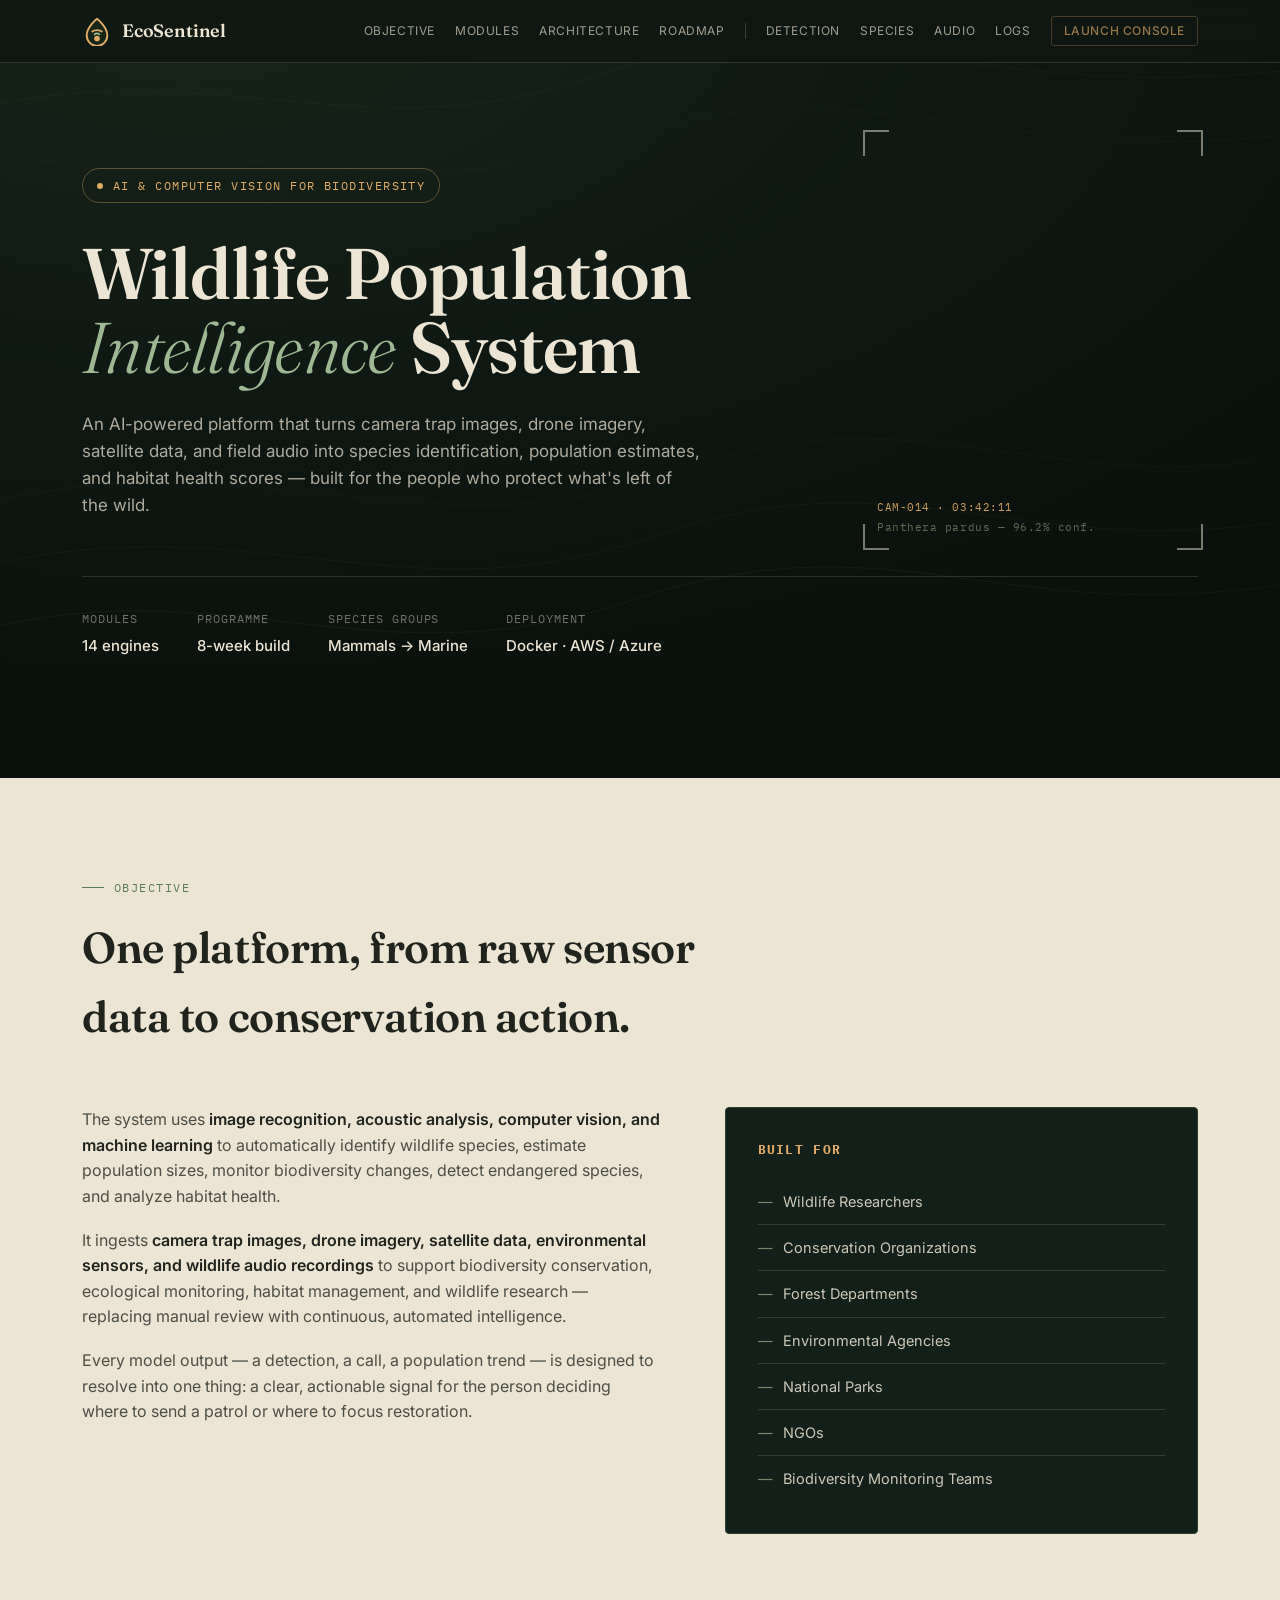
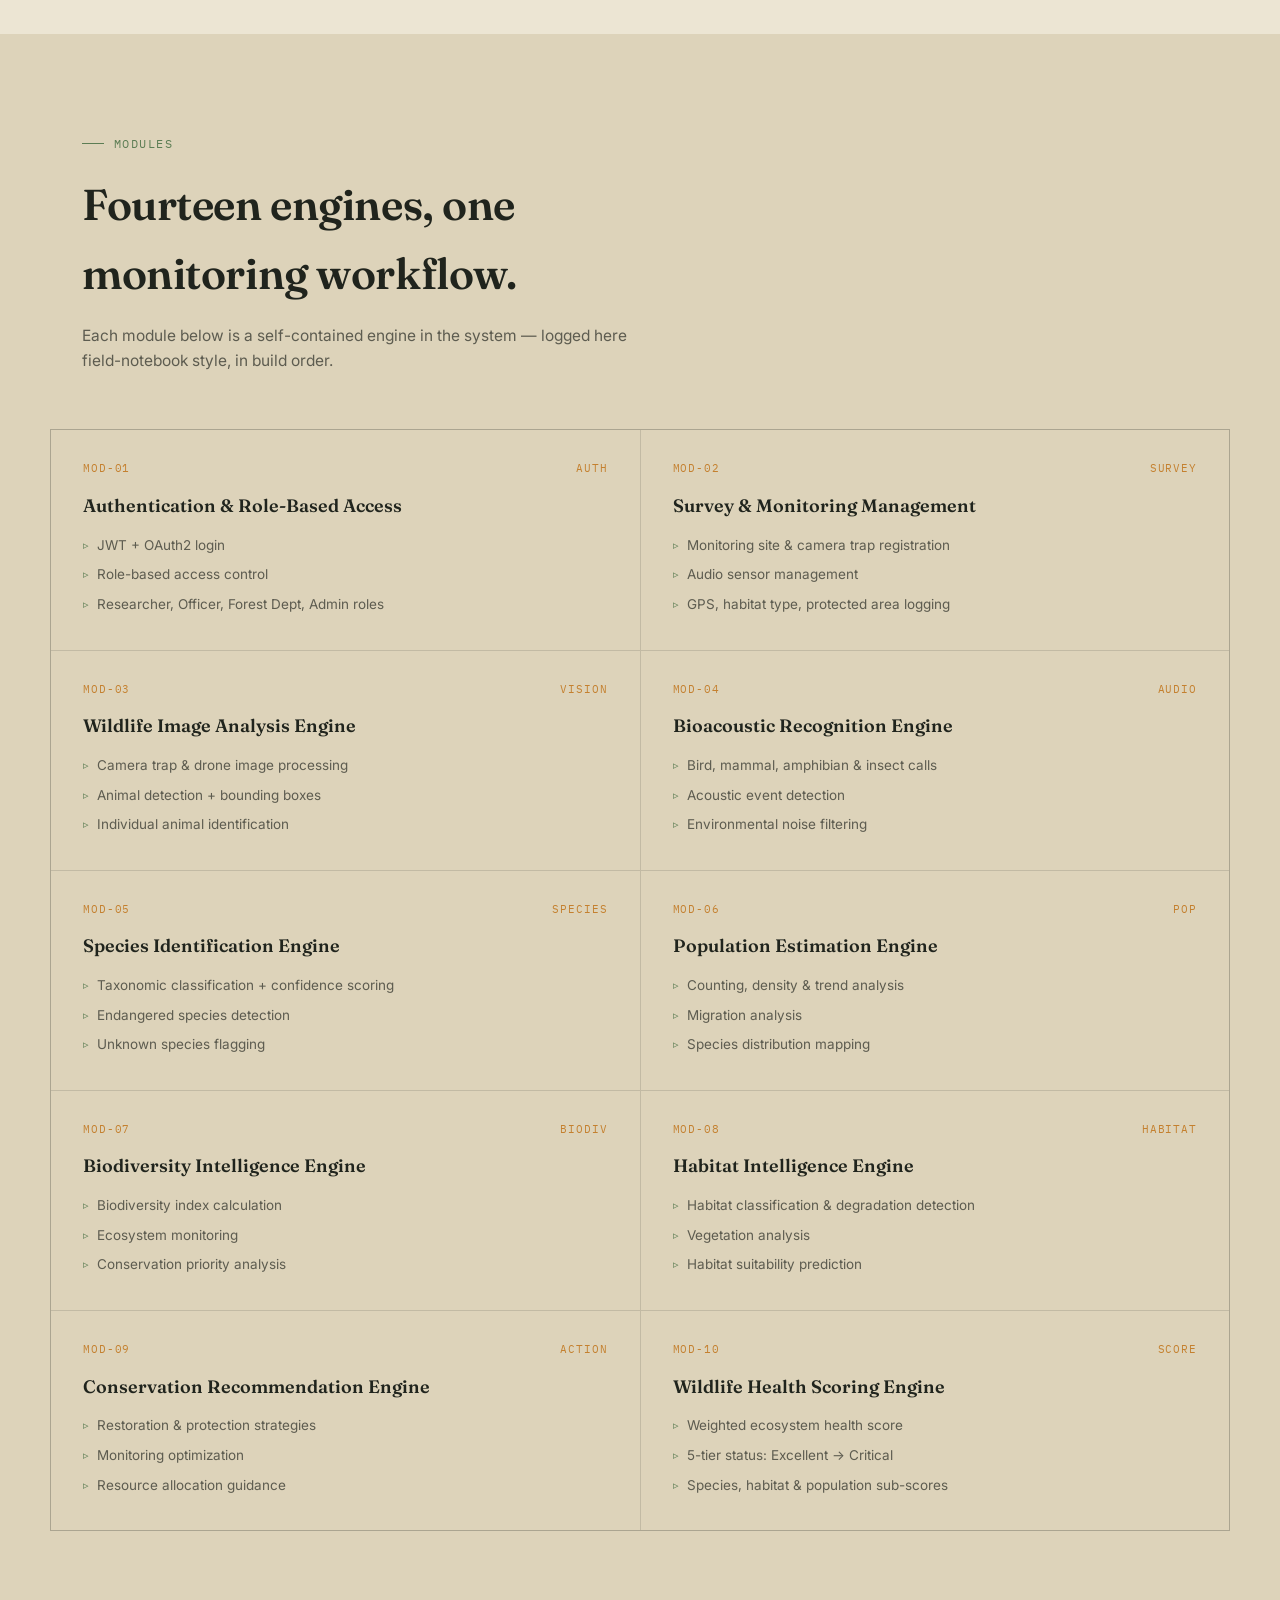
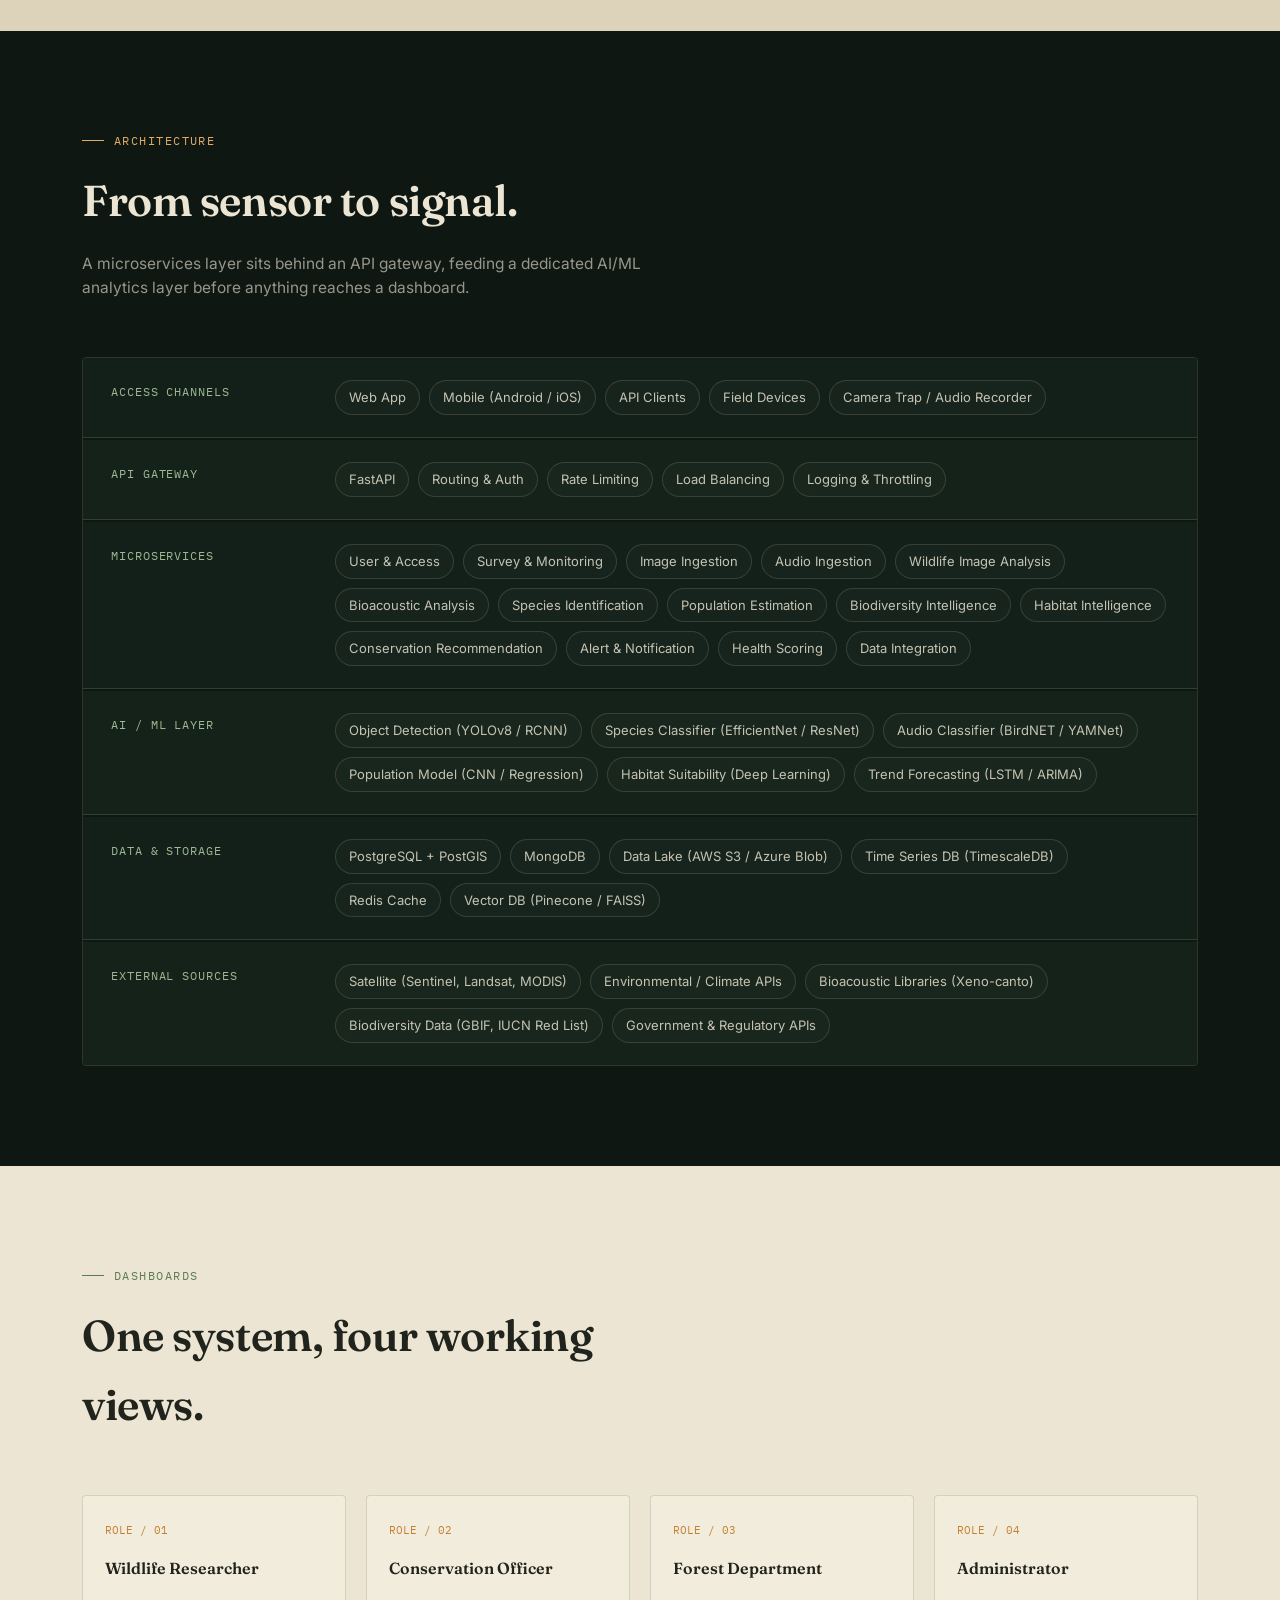
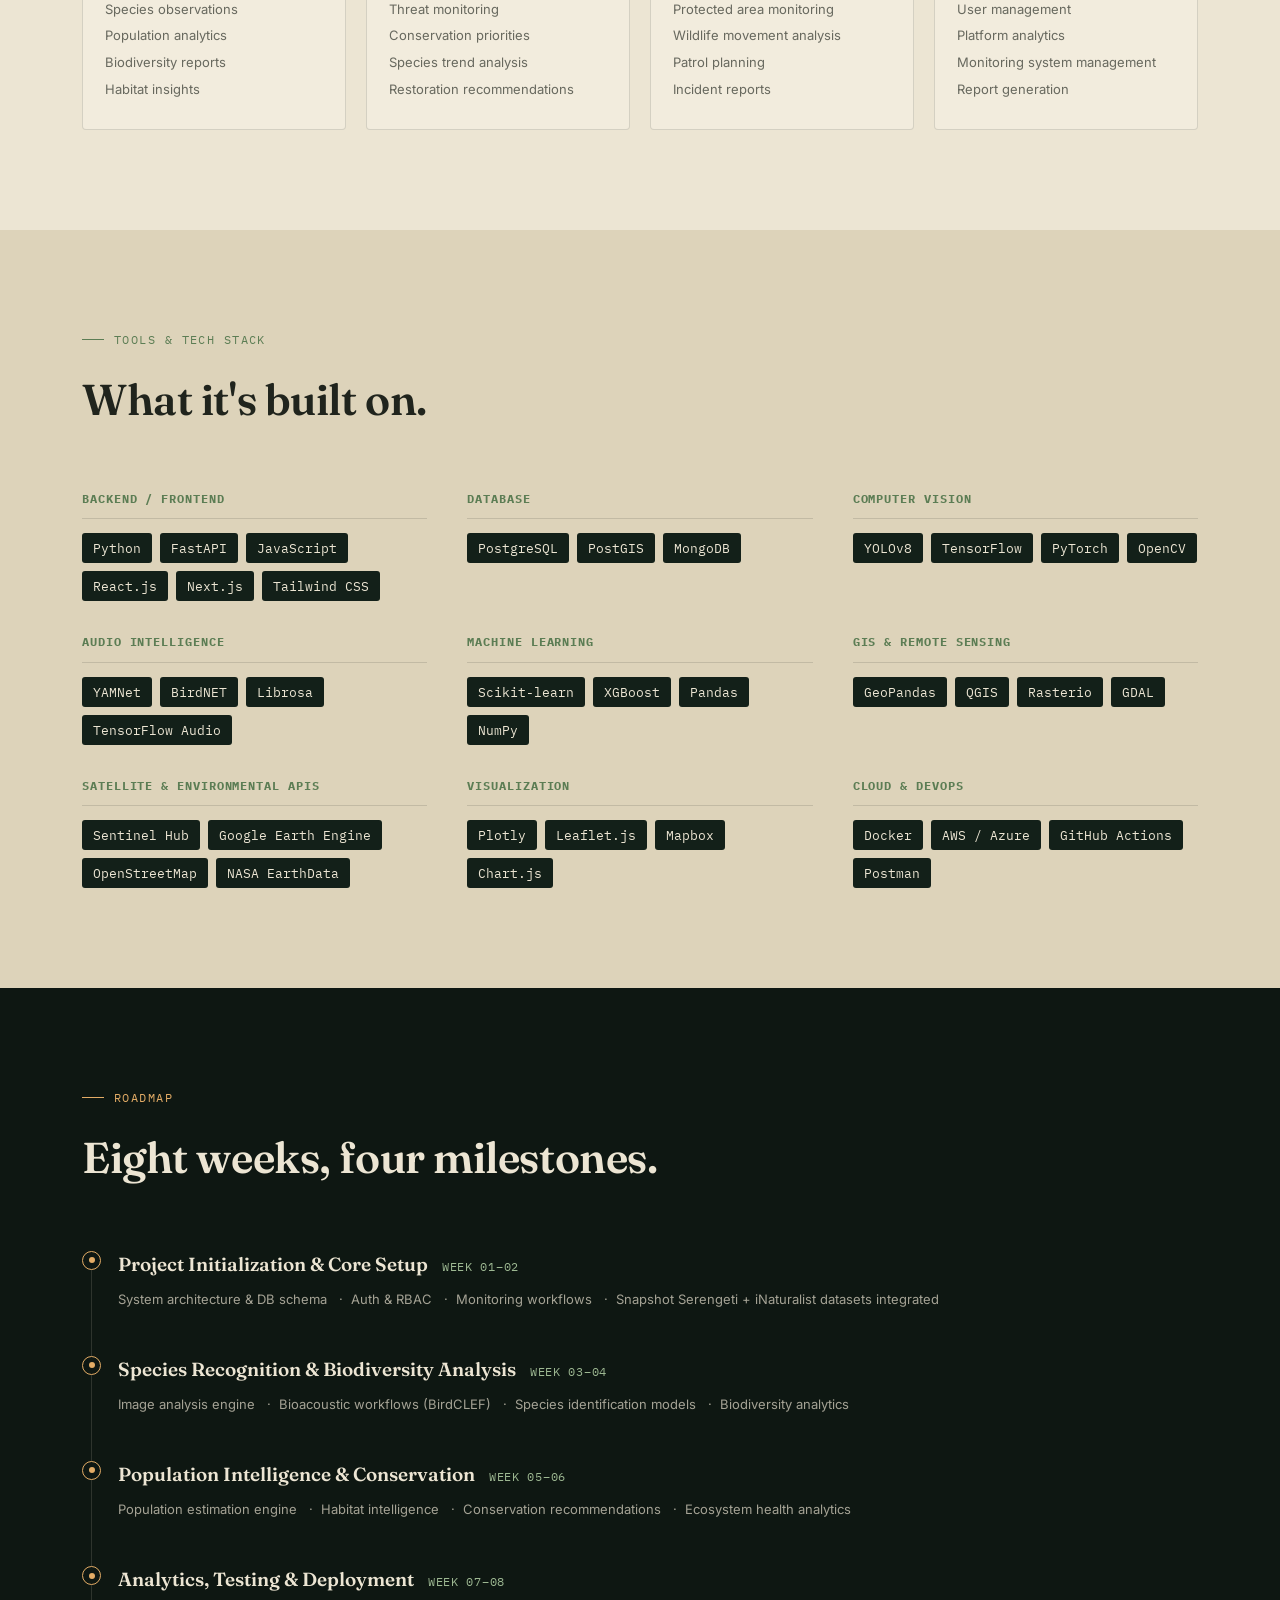
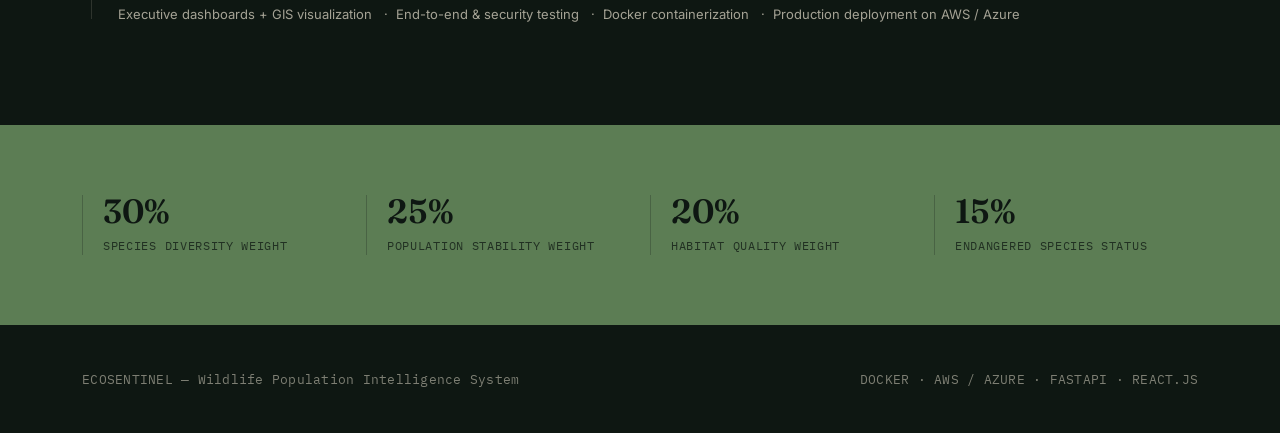
<file: frontend/index.html>
<!DOCTYPE html>
<html lang="en">

<head>
    <meta charset="UTF-8">
    <meta name="viewport" content="width=device-width, initial-scale=1.0">
    <title>Wildlife Population Intelligence System</title>
    <link rel="preconnect" href="https://fonts.googleapis.com">
    <link
        href="https://fonts.googleapis.com/css2?family=Fraunces:opsz,wght@9..144,300;9..144,450;9..144,600;9..144,700&family=IBM+Plex+Mono:wght@400;500&family=Inter:wght@400;500;600&display=swap"
        rel="stylesheet">
    <style>
        :root {
            --canopy-950: #0e1712;
            --canopy-900: #132019;
            --canopy-800: #1c2c22;
            --canopy-700: #2a4131;
            --moss: #5c7d54;
            --moss-light: #9db892;
            --paper: #ece5d3;
            --paper-dim: #ddd3ba;
            --ink: #20241d;
            --amber: #c4802f;
            --amber-soft: #e3ac66;
            --slate: #54707a;
            --line: rgba(32, 36, 29, 0.14);
            --line-dark: rgba(236, 229, 211, 0.14);
        }

        * {
            box-sizing: border-box;
            margin: 0;
            padding: 0;
        }

        html {
            scroll-behavior: smooth;
        }

        body {
            background: var(--paper);
            color: var(--ink);
            font-family: 'Inter', sans-serif;
            line-height: 1.6;
            overflow-x: hidden;
        }

        ::selection {
            background: var(--amber-soft);
            color: var(--canopy-950);
        }

        h1,
        h2,
        h3,
        .display {
            font-family: 'Fraunces', serif;
        }

        .mono {
            font-family: 'IBM Plex Mono', monospace;
        }

        a {
            color: inherit;
        }

        .wrap {
            max-width: 1180px;
            margin: 0 auto;
            padding: 0 32px;
        }

        /* ---------- Topographic texture ---------- */
        .topo {
            position: absolute;
            inset: 0;
            pointer-events: none;
            opacity: 0.5;
        }

        /* ---------- Nav ---------- */
        header.nav {
            position: fixed;
            top: 0;
            left: 0;
            right: 0;
            z-index: 50;
            background: rgba(14, 23, 18, 0.86);
            backdrop-filter: blur(10px);
            border-bottom: 1px solid var(--line-dark);
        }

        .nav-inner {
            max-width: 1180px;
            margin: 0 auto;
            padding: 16px 32px;
            display: flex;
            align-items: center;
            justify-content: space-between;
            color: var(--paper);
        }

        .brand {
            display: flex;
            align-items: center;
            gap: 10px;
            font-family: 'Fraunces', serif;
            font-weight: 600;
            font-size: 18px;
            letter-spacing: -0.01em;
            color: #ece5d3;
            text-decoration: none;
            text-shadow: 0 0 20px rgba(227,172,102,0.2);
        }

        .brand img {
            width: 30px;
            height: 30px;
        }

        .brand .dot {
            width: 8px;
            height: 8px;
            border-radius: 50%;
            background: var(--amber-soft);
            box-shadow: 0 0 0 4px rgba(227, 172, 102, 0.18);
        }

        .nav-links {
            display: flex;
            align-items: center;
            gap: 20px;
            font-size: 12px;
            letter-spacing: 0.05em;
            text-transform: uppercase;
        }

        .nav-links a {
            opacity: 0.65;
            text-decoration: none;
            transition: opacity .2s;
            white-space: nowrap;
        }

        .nav-links a:hover {
            opacity: 1;
        }

        .nav-divider {
            width: 1px;
            height: 16px;
            background: rgba(236,229,211,0.2);
        }

        .nav-tag {
            font-family: 'IBM Plex Mono', monospace;
            font-size: 10px;
            opacity: 0.4;
            letter-spacing: 0.06em;
            white-space: nowrap;
        }

        @media (max-width:1050px) {
            .nav-tag { display: none; }
        }

        @media (max-width:860px) {
            .nav-links {
                display: none;
            }
        }

        /* ---------- Hero ---------- */
        .hero {
            position: relative;
            background: radial-gradient(120% 100% at 15% 0%, #172519 0%, var(--canopy-950) 55%, #0a100c 100%);
            color: var(--paper);
            padding: 168px 0 120px;
            overflow: hidden;
        }

        .hero .wrap {
            position: relative;
            z-index: 2;
        }

        .hero-kicker {
            display: inline-flex;
            align-items: center;
            gap: 10px;
            font-family: 'IBM Plex Mono', monospace;
            font-size: 12px;
            letter-spacing: 0.12em;
            text-transform: uppercase;
            color: var(--amber-soft);
            border: 1px solid rgba(227, 172, 102, 0.35);
            padding: 7px 14px;
            border-radius: 100px;
            margin-bottom: 34px;
        }

        .hero-kicker::before {
            content: '';
            width: 6px;
            height: 6px;
            border-radius: 50%;
            background: var(--amber-soft);
        }

        .hero h1 {
            font-size: clamp(2.6rem, 5.6vw, 4.7rem);
            font-weight: 600;
            line-height: 1.03;
            letter-spacing: -0.01em;
            max-width: 900px;
        }

        .hero h1 em {
            font-style: italic;
            font-weight: 300;
            color: var(--moss-light);
        }

        .hero-sub {
            max-width: 620px;
            margin-top: 26px;
            font-size: 17px;
            color: rgba(236, 229, 211, 0.72);
            font-weight: 400;
        }

        .hero-meta {
            display: flex;
            flex-wrap: wrap;
            gap: 38px;
            margin-top: 56px;
            padding-top: 32px;
            border-top: 1px solid var(--line-dark);
        }

        .hero-meta div {
            font-family: 'IBM Plex Mono', monospace;
            font-size: 12px;
            text-transform: uppercase;
            letter-spacing: 0.08em;
            color: rgba(236, 229, 211, 0.45);
        }

        .hero-meta strong {
            display: block;
            font-family: 'Inter', sans-serif;
            font-size: 15px;
            text-transform: none;
            letter-spacing: 0;
            color: var(--paper);
            margin-top: 6px;
            font-weight: 500;
        }

        /* viewfinder frame decoration */
        .viewfinder {
            position: absolute;
            top: 130px;
            right: 6%;
            width: 340px;
            height: 420px;
            z-index: 1;
            opacity: 0.9;
        }

        .vf-corner {
            position: absolute;
            width: 26px;
            height: 26px;
            border-color: var(--moss-light);
            opacity: 0.55;
        }

        .vf-corner.tl {
            top: 0;
            left: 0;
            border-top: 2px solid;
            border-left: 2px solid;
        }

        .vf-corner.tr {
            top: 0;
            right: 0;
            border-top: 2px solid;
            border-right: 2px solid;
        }

        .vf-corner.bl {
            bottom: 0;
            left: 0;
            border-bottom: 2px solid;
            border-left: 2px solid;
        }

        .vf-corner.br {
            bottom: 0;
            right: 0;
            border-bottom: 2px solid;
            border-right: 2px solid;
        }

        .vf-tag {
            position: absolute;
            bottom: 14px;
            left: 14px;
            font-family: 'IBM Plex Mono', monospace;
            font-size: 10.5px;
            color: var(--amber-soft);
            letter-spacing: 0.05em;
        }

        .vf-tag span {
            display: block;
            opacity: 0.6;
            color: var(--moss-light);
            margin-top: 3px;
        }

        @media (max-width:900px) {
            .viewfinder {
                display: none;
            }
        }

        /* ---------- Section shell ---------- */
        section {
            padding: 100px 0;
            position: relative;
        }

        .section-head {
            max-width: 640px;
            margin-bottom: 56px;
        }

        .eyebrow {
            font-family: 'IBM Plex Mono', monospace;
            font-size: 12px;
            letter-spacing: 0.12em;
            text-transform: uppercase;
            color: var(--moss);
            display: flex;
            align-items: center;
            gap: 10px;
            margin-bottom: 16px;
        }

        .eyebrow::before {
            content: '';
            width: 22px;
            height: 1px;
            background: var(--moss);
        }

        .section-head h2 {
            font-size: clamp(1.9rem, 3.4vw, 2.7rem);
            font-weight: 600;
            letter-spacing: -0.01em;
        }

        .section-head p {
            margin-top: 16px;
            color: rgba(32, 36, 29, 0.68);
            font-size: 15.5px;
            max-width: 560px;
        }

        .reveal {
            opacity: 0;
            transform: translateY(18px);
            transition: opacity .7s ease, transform .7s ease;
        }

        .reveal.in {
            opacity: 1;
            transform: translateY(0);
        }

        /* ---------- Objective ---------- */
        .objective {
            background: var(--paper);
        }

        .obj-grid {
            display: grid;
            grid-template-columns: 1.1fr 0.9fr;
            gap: 64px;
            align-items: start;
        }

        .obj-body p {
            font-size: 16px;
            color: rgba(32, 36, 29, 0.78);
            margin-bottom: 18px;
        }

        .obj-body p strong {
            color: var(--ink);
            font-weight: 600;
        }

        .users-card {
            background: var(--canopy-900);
            color: var(--paper);
            border-radius: 4px;
            padding: 32px;
            border: 1px solid var(--canopy-700);
        }

        .users-card h3 {
            font-size: 13px;
            text-transform: uppercase;
            letter-spacing: 0.1em;
            color: var(--amber-soft);
            font-family: 'IBM Plex Mono', monospace;
            margin-bottom: 18px;
        }

        .users-card ul {
            list-style: none;
        }

        .users-card li {
            padding: 11px 0;
            border-bottom: 1px solid var(--line-dark);
            font-size: 14.5px;
            color: rgba(236, 229, 211, 0.85);
            display: flex;
            gap: 10px;
            align-items: baseline;
        }

        .users-card li:last-child {
            border-bottom: none;
        }

        .users-card li::before {
            content: '—';
            color: var(--moss-light);
            opacity: 0.7;
        }

        /* ---------- Modules (field log cards) ---------- */
        .modules {
            background: var(--paper-dim);
        }

        .mod-grid {
            display: grid;
            grid-template-columns: repeat(2, 1fr);
            gap: 1px;
            background: var(--line);
            border: 1px solid var(--line);
        }

        .mod-card {
            background: var(--paper-dim);
            padding: 30px 32px;
            position: relative;
        }

        .mod-id {
            font-family: 'IBM Plex Mono', monospace;
            font-size: 11px;
            color: var(--amber);
            letter-spacing: 0.08em;
            display: flex;
            justify-content: space-between;
            margin-bottom: 14px;
        }

        .mod-card h4 {
            font-size: 18px;
            font-weight: 600;
            font-family: 'Fraunces', serif;
            margin-bottom: 10px;
        }

        .mod-card ul {
            list-style: none;
            font-size: 13.5px;
            color: rgba(32, 36, 29, 0.68);
        }

        .mod-card li {
            padding: 4px 0;
            display: flex;
            gap: 8px;
        }

        .mod-card li::before {
            content: '▹';
            color: var(--moss);
            font-size: 11px;
            margin-top: 2px;
        }

        @media (max-width:760px) {
            .mod-grid {
                grid-template-columns: 1fr;
            }
        }

        /* ---------- Architecture ---------- */
        .arch {
            background: var(--canopy-950);
            color: var(--paper);
        }

        .arch .eyebrow {
            color: var(--amber-soft);
        }

        .arch .eyebrow::before {
            background: var(--amber-soft);
        }

        .arch .section-head p {
            color: rgba(236, 229, 211, 0.62);
        }

        .layer-stack {
            display: flex;
            flex-direction: column;
            gap: 2px;
            border: 1px solid var(--line-dark);
            border-radius: 4px;
            overflow: hidden;
        }

        .layer {
            display: grid;
            grid-template-columns: 200px 1fr;
            gap: 24px;
            padding: 22px 28px;
            background: var(--canopy-900);
            border-bottom: 1px solid var(--line-dark);
            align-items: start;
        }

        .layer:last-child {
            border-bottom: none;
        }

        .layer:nth-child(even) {
            background: #152219;
        }

        .layer-label {
            font-family: 'IBM Plex Mono', monospace;
            font-size: 11.5px;
            text-transform: uppercase;
            letter-spacing: 0.08em;
            color: var(--moss-light);
            padding-top: 3px;
        }

        .layer-items {
            display: flex;
            flex-wrap: wrap;
            gap: 9px;
        }

        .chip {
            font-size: 13px;
            padding: 6px 13px;
            border: 1px solid var(--line-dark);
            border-radius: 100px;
            color: rgba(236, 229, 211, 0.82);
            background: rgba(255, 255, 255, 0.02);
        }

        @media (max-width:700px) {
            .layer {
                grid-template-columns: 1fr;
            }
        }

        /* ---------- Roles / dashboards ---------- */
        .roles {
            background: var(--paper);
        }

        .role-grid {
            display: grid;
            grid-template-columns: repeat(4, 1fr);
            gap: 20px;
        }

        .role-card {
            border: 1px solid var(--line);
            border-radius: 4px;
            padding: 26px 22px;
            background: #f2ecdd;
            transition: transform .25s ease, border-color .25s ease;
        }

        .role-card:hover {
            transform: translateY(-4px);
            border-color: var(--moss);
        }

        .role-num {
            font-family: 'IBM Plex Mono', monospace;
            font-size: 11px;
            color: var(--amber);
            margin-bottom: 16px;
        }

        .role-card h4 {
            font-size: 16px;
            font-weight: 600;
            margin-bottom: 14px;
            font-family: 'Fraunces', serif;
        }

        .role-card ul {
            list-style: none;
            font-size: 13px;
            color: rgba(32, 36, 29, 0.66);
        }

        .role-card li {
            padding: 3px 0;
        }

        @media (max-width:900px) {
            .role-grid {
                grid-template-columns: repeat(2, 1fr);
            }
        }

        @media (max-width:560px) {
            .role-grid {
                grid-template-columns: 1fr;
            }
        }

        /* ---------- Stack ---------- */
        .stack {
            background: var(--paper-dim);
        }

        .stack-grid {
            display: grid;
            grid-template-columns: repeat(3, 1fr);
            gap: 32px 40px;
        }

        .stack-group h5 {
            font-family: 'IBM Plex Mono', monospace;
            font-size: 11.5px;
            text-transform: uppercase;
            letter-spacing: 0.08em;
            color: var(--moss);
            margin-bottom: 14px;
            padding-bottom: 10px;
            border-bottom: 1px solid var(--line);
        }

        .stack-tags {
            display: flex;
            flex-wrap: wrap;
            gap: 8px;
        }

        .stack-tags span {
            font-size: 12.5px;
            padding: 5px 11px;
            background: var(--canopy-900);
            color: var(--paper);
            border-radius: 3px;
            font-family: 'IBM Plex Mono', monospace;
        }

        @media (max-width:760px) {
            .stack-grid {
                grid-template-columns: 1fr 1fr;
            }
        }

        @media (max-width:520px) {
            .stack-grid {
                grid-template-columns: 1fr;
            }
        }

        /* ---------- Roadmap ---------- */
        .roadmap {
            background: var(--canopy-950);
            color: var(--paper);
        }

        .roadmap .eyebrow {
            color: var(--amber-soft);
        }

        .roadmap .eyebrow::before {
            background: var(--amber-soft);
        }

        .roadmap .section-head p {
            color: rgba(236, 229, 211, 0.62);
        }

        .timeline {
            position: relative;
            padding-left: 36px;
        }

        .timeline::before {
            content: '';
            position: absolute;
            left: 9px;
            top: 6px;
            bottom: 6px;
            width: 1px;
            background: var(--line-dark);
        }

        .tl-item {
            position: relative;
            padding-bottom: 44px;
        }

        .tl-item:last-child {
            padding-bottom: 0;
        }

        .tl-dot {
            position: absolute;
            left: -36px;
            top: 2px;
            width: 19px;
            height: 19px;
            border-radius: 50%;
            background: var(--canopy-950);
            border: 1px solid var(--amber-soft);
            display: flex;
            align-items: center;
            justify-content: center;
        }

        .tl-dot::after {
            content: '';
            width: 6px;
            height: 6px;
            border-radius: 50%;
            background: var(--amber-soft);
        }

        .tl-head {
            display: flex;
            align-items: baseline;
            gap: 14px;
            flex-wrap: wrap;
            margin-bottom: 10px;
        }

        .tl-head h4 {
            font-family: 'Fraunces', serif;
            font-size: 19px;
            font-weight: 600;
        }

        .tl-head span {
            font-family: 'IBM Plex Mono', monospace;
            font-size: 11.5px;
            color: var(--moss-light);
            text-transform: uppercase;
            letter-spacing: 0.06em;
        }

        .tl-tasks {
            display: flex;
            flex-wrap: wrap;
            gap: 8px 10px;
            font-size: 13px;
            color: rgba(236, 229, 211, 0.68);
        }

        .tl-tasks span {
            position: relative;
            padding-left: 14px;
        }

        .tl-tasks span::before {
            content: '·';
            position: absolute;
            left: 2px;
        }

        .tl-tasks span:first-child::before {
            content: '';
        }

        .tl-tasks span:first-child {
            padding-left: 0;
        }

        /* ---------- Metrics band ---------- */
        .metrics {
            background: var(--moss);
            color: var(--canopy-950);
            padding: 70px 0;
        }

        .metrics-grid {
            display: grid;
            grid-template-columns: repeat(4, 1fr);
            gap: 20px;
        }

        .metric {
            border-left: 1px solid rgba(14, 23, 18, 0.25);
            padding-left: 20px;
        }

        .metric .n {
            font-family: 'Fraunces', serif;
            font-size: 2.1rem;
            font-weight: 600;
            line-height: 1;
        }

        .metric .l {
            font-family: 'IBM Plex Mono', monospace;
            font-size: 11.5px;
            text-transform: uppercase;
            letter-spacing: 0.06em;
            margin-top: 8px;
            opacity: 0.75;
        }

        @media (max-width:800px) {
            .metrics-grid {
                grid-template-columns: repeat(2, 1fr);
                row-gap: 32px;
            }
        }

        /* ---------- Footer ---------- */
        footer {
            background: var(--canopy-950);
            color: rgba(236, 229, 211, 0.5);
            padding: 44px 0;
            font-size: 12.5px;
        }

        .foot-inner {
            display: flex;
            justify-content: space-between;
            flex-wrap: wrap;
            gap: 14px;
            font-family: 'IBM Plex Mono', monospace;
            letter-spacing: 0.02em;
        }
    </style>
    <link rel="icon" type="image/svg+xml" href="logo.svg">
</head>

<body>

    <header class="nav">
        <div class="nav-inner">
            <a href="index.html" class="brand">
                <img src="logo.svg" alt="EcoSentinel Logo">
                EcoSentinel
            </a>
            <nav class="nav-links">
                <a href="#objective">Objective</a>
                <a href="#modules">Modules</a>
                <a href="#architecture">Architecture</a>
                <a href="#roadmap">Roadmap</a>
                <div class="nav-divider"></div>
                <a href="detection.html">Detection</a>
                <a href="species.html">Species</a>
                <a href="audio.html">Audio</a>
                <a href="log.html">Logs</a>
                <a href="login.html" style="color: var(--amber-soft); font-weight: 500; border: 1px solid rgba(227, 172, 102, 0.4); padding: 4px 12px; border-radius: 3px;">Launch Console</a>
            </nav>
        </div>
    </header>

    <section class="hero">
        <svg class="topo" viewBox="0 0 1200 700" preserveAspectRatio="none">
            <g fill="none" stroke="#5c7d54" stroke-width="1">
                <path d="M-50,600 C200,520 350,650 600,560 C850,480 950,600 1250,540" opacity="0.18" />
                <path d="M-50,540 C220,460 380,590 620,500 C860,420 970,540 1250,480" opacity="0.14" />
                <path d="M-50,480 C240,400 400,530 640,440 C870,360 990,480 1250,420" opacity="0.11" />
                <path d="M-50,110 C180,40 340,150 560,70 C800,-10 920,110 1250,60" opacity="0.15" />
                <path d="M-50,170 C200,100 360,210 580,130 C820,50 940,170 1250,120" opacity="0.11" />
            </g>
        </svg>
        <div class="wrap">
            <div class="hero-kicker">AI &amp; Computer Vision for Biodiversity</div>
            <h1>Wildlife Population<br><em>Intelligence</em> System</h1>
            <p class="hero-sub">An AI-powered platform that turns camera trap images, drone imagery, satellite data, and
                field audio into species identification, population estimates, and habitat health scores — built for the
                people who protect what's left of the wild.</p>
            <div class="hero-meta">
                <div>Modules<strong>14 engines</strong></div>
                <div>Programme<strong>8-week build</strong></div>
                <div>Species Groups<strong>Mammals → Marine</strong></div>
                <div>Deployment<strong>Docker · AWS / Azure</strong></div>
            </div>
        </div>
        <div class="viewfinder">
            <div class="vf-corner tl"></div>
            <div class="vf-corner tr"></div>
            <div class="vf-corner bl"></div>
            <div class="vf-corner br"></div>
            <div class="vf-tag">CAM-014 · 03:42:11<span>Panthera pardus — 96.2% conf.</span></div>
        </div>
    </section>

    <section class="objective" id="objective">
        <div class="wrap">
            <div class="section-head reveal">
                <div class="eyebrow">Objective</div>
                <h2>One platform, from raw sensor data to conservation action.</h2>
            </div>
            <div class="obj-grid">
                <div class="obj-body reveal">
                    <p>The system uses <strong>image recognition, acoustic analysis, computer vision, and machine
                            learning</strong> to automatically identify wildlife species, estimate population sizes,
                        monitor biodiversity changes, detect endangered species, and analyze habitat health.</p>
                    <p>It ingests <strong>camera trap images, drone imagery, satellite data, environmental sensors, and
                            wildlife audio recordings</strong> to support biodiversity conservation, ecological
                        monitoring, habitat management, and wildlife research — replacing manual review with continuous,
                        automated intelligence.</p>
                    <p>Every model output — a detection, a call, a population trend — is designed to resolve into one
                        thing: a clear, actionable signal for the person deciding where to send a patrol or where to
                        focus restoration.</p>
                </div>
                <div class="users-card reveal">
                    <h3>Built For</h3>
                    <ul>
                        <li>Wildlife Researchers</li>
                        <li>Conservation Organizations</li>
                        <li>Forest Departments</li>
                        <li>Environmental Agencies</li>
                        <li>National Parks</li>
                        <li>NGOs</li>
                        <li>Biodiversity Monitoring Teams</li>
                    </ul>
                </div>
            </div>
        </div>
    </section>

    <section class="modules" id="modules">
        <div class="wrap">
            <div class="section-head reveal">
                <div class="eyebrow">Modules</div>
                <h2>Fourteen engines, one monitoring workflow.</h2>
                <p>Each module below is a self-contained engine in the system — logged here field-notebook style, in
                    build order.</p>
            </div>
        </div>
        <div class="wrap" style="padding:0;">
            <div class="mod-grid reveal">
                <div class="mod-card">
                    <div class="mod-id"><span>MOD-01</span><span>AUTH</span></div>
                    <h4>Authentication &amp; Role-Based Access</h4>
                    <ul>
                        <li>JWT + OAuth2 login</li>
                        <li>Role-based access control</li>
                        <li>Researcher, Officer, Forest Dept, Admin roles</li>
                    </ul>
                </div>
                <div class="mod-card">
                    <div class="mod-id"><span>MOD-02</span><span>SURVEY</span></div>
                    <h4>Survey &amp; Monitoring Management</h4>
                    <ul>
                        <li>Monitoring site &amp; camera trap registration</li>
                        <li>Audio sensor management</li>
                        <li>GPS, habitat type, protected area logging</li>
                    </ul>
                </div>
                <div class="mod-card">
                    <div class="mod-id"><span>MOD-03</span><span>VISION</span></div>
                    <h4>Wildlife Image Analysis Engine</h4>
                    <ul>
                        <li>Camera trap &amp; drone image processing</li>
                        <li>Animal detection + bounding boxes</li>
                        <li>Individual animal identification</li>
                    </ul>
                </div>
                <div class="mod-card">
                    <div class="mod-id"><span>MOD-04</span><span>AUDIO</span></div>
                    <h4>Bioacoustic Recognition Engine</h4>
                    <ul>
                        <li>Bird, mammal, amphibian &amp; insect calls</li>
                        <li>Acoustic event detection</li>
                        <li>Environmental noise filtering</li>
                    </ul>
                </div>
                <div class="mod-card">
                    <div class="mod-id"><span>MOD-05</span><span>SPECIES</span></div>
                    <h4>Species Identification Engine</h4>
                    <ul>
                        <li>Taxonomic classification + confidence scoring</li>
                        <li>Endangered species detection</li>
                        <li>Unknown species flagging</li>
                    </ul>
                </div>
                <div class="mod-card">
                    <div class="mod-id"><span>MOD-06</span><span>POP</span></div>
                    <h4>Population Estimation Engine</h4>
                    <ul>
                        <li>Counting, density &amp; trend analysis</li>
                        <li>Migration analysis</li>
                        <li>Species distribution mapping</li>
                    </ul>
                </div>
                <div class="mod-card">
                    <div class="mod-id"><span>MOD-07</span><span>BIODIV</span></div>
                    <h4>Biodiversity Intelligence Engine</h4>
                    <ul>
                        <li>Biodiversity index calculation</li>
                        <li>Ecosystem monitoring</li>
                        <li>Conservation priority analysis</li>
                    </ul>
                </div>
                <div class="mod-card">
                    <div class="mod-id"><span>MOD-08</span><span>HABITAT</span></div>
                    <h4>Habitat Intelligence Engine</h4>
                    <ul>
                        <li>Habitat classification &amp; degradation detection</li>
                        <li>Vegetation analysis</li>
                        <li>Habitat suitability prediction</li>
                    </ul>
                </div>
                <div class="mod-card">
                    <div class="mod-id"><span>MOD-09</span><span>ACTION</span></div>
                    <h4>Conservation Recommendation Engine</h4>
                    <ul>
                        <li>Restoration &amp; protection strategies</li>
                        <li>Monitoring optimization</li>
                        <li>Resource allocation guidance</li>
                    </ul>
                </div>
                <div class="mod-card">
                    <div class="mod-id"><span>MOD-10</span><span>SCORE</span></div>
                    <h4>Wildlife Health Scoring Engine</h4>
                    <ul>
                        <li>Weighted ecosystem health score</li>
                        <li>5-tier status: Excellent → Critical</li>
                        <li>Species, habitat &amp; population sub-scores</li>
                    </ul>
                </div>
            </div>
        </div>
    </section>

    <section class="arch" id="architecture">
        <div class="wrap">
            <div class="section-head reveal">
                <div class="eyebrow">Architecture</div>
                <h2>From sensor to signal.</h2>
                <p>A microservices layer sits behind an API gateway, feeding a dedicated AI/ML analytics layer before
                    anything reaches a dashboard.</p>
            </div>
            <div class="layer-stack reveal">
                <div class="layer">
                    <div class="layer-label">Access Channels</div>
                    <div class="layer-items">
                        <span class="chip">Web App</span><span class="chip">Mobile (Android / iOS)</span><span
                            class="chip">API Clients</span><span class="chip">Field Devices</span><span
                            class="chip">Camera Trap / Audio Recorder</span>
                    </div>
                </div>
                <div class="layer">
                    <div class="layer-label">API Gateway</div>
                    <div class="layer-items">
                        <span class="chip">FastAPI</span><span class="chip">Routing &amp; Auth</span><span
                            class="chip">Rate Limiting</span><span class="chip">Load Balancing</span><span
                            class="chip">Logging &amp; Throttling</span>
                    </div>
                </div>
                <div class="layer">
                    <div class="layer-label">Microservices</div>
                    <div class="layer-items">
                        <span class="chip">User &amp; Access</span><span class="chip">Survey &amp;
                            Monitoring</span><span class="chip">Image Ingestion</span><span class="chip">Audio
                            Ingestion</span><span class="chip">Wildlife Image Analysis</span><span
                            class="chip">Bioacoustic Analysis</span><span class="chip">Species
                            Identification</span><span class="chip">Population Estimation</span><span
                            class="chip">Biodiversity Intelligence</span><span class="chip">Habitat
                            Intelligence</span><span class="chip">Conservation Recommendation</span><span
                            class="chip">Alert &amp; Notification</span><span class="chip">Health Scoring</span><span
                            class="chip">Data Integration</span>
                    </div>
                </div>
                <div class="layer">
                    <div class="layer-label">AI / ML Layer</div>
                    <div class="layer-items">
                        <span class="chip">Object Detection (YOLOv8 / RCNN)</span><span class="chip">Species Classifier
                            (EfficientNet / ResNet)</span><span class="chip">Audio Classifier (BirdNET /
                            YAMNet)</span><span class="chip">Population Model (CNN / Regression)</span><span
                            class="chip">Habitat Suitability (Deep Learning)</span><span class="chip">Trend Forecasting
                            (LSTM / ARIMA)</span>
                    </div>
                </div>
                <div class="layer">
                    <div class="layer-label">Data &amp; Storage</div>
                    <div class="layer-items">
                        <span class="chip">PostgreSQL + PostGIS</span><span class="chip">MongoDB</span><span
                            class="chip">Data Lake (AWS S3 / Azure Blob)</span><span class="chip">Time Series DB
                            (TimescaleDB)</span><span class="chip">Redis Cache</span><span class="chip">Vector DB
                            (Pinecone / FAISS)</span>
                    </div>
                </div>
                <div class="layer">
                    <div class="layer-label">External Sources</div>
                    <div class="layer-items">
                        <span class="chip">Satellite (Sentinel, Landsat, MODIS)</span><span class="chip">Environmental /
                            Climate APIs</span><span class="chip">Bioacoustic Libraries (Xeno-canto)</span><span
                            class="chip">Biodiversity Data (GBIF, IUCN Red List)</span><span class="chip">Government
                            &amp; Regulatory APIs</span>
                    </div>
                </div>
            </div>
        </div>
    </section>

    <section class="roles" id="dashboards">
        <div class="wrap">
            <div class="section-head reveal">
                <div class="eyebrow">Dashboards</div>
                <h2>One system, four working views.</h2>
            </div>
            <div class="role-grid reveal">
                <div class="role-card">
                    <div class="role-num">ROLE / 01</div>
                    <h4>Wildlife Researcher</h4>
                    <ul>
                        <li>Species observations</li>
                        <li>Population analytics</li>
                        <li>Biodiversity reports</li>
                        <li>Habitat insights</li>
                    </ul>
                </div>
                <div class="role-card">
                    <div class="role-num">ROLE / 02</div>
                    <h4>Conservation Officer</h4>
                    <ul>
                        <li>Threat monitoring</li>
                        <li>Conservation priorities</li>
                        <li>Species trend analysis</li>
                        <li>Restoration recommendations</li>
                    </ul>
                </div>
                <div class="role-card">
                    <div class="role-num">ROLE / 03</div>
                    <h4>Forest Department</h4>
                    <ul>
                        <li>Protected area monitoring</li>
                        <li>Wildlife movement analysis</li>
                        <li>Patrol planning</li>
                        <li>Incident reports</li>
                    </ul>
                </div>
                <div class="role-card">
                    <div class="role-num">ROLE / 04</div>
                    <h4>Administrator</h4>
                    <ul>
                        <li>User management</li>
                        <li>Platform analytics</li>
                        <li>Monitoring system management</li>
                        <li>Report generation</li>
                    </ul>
                </div>
            </div>
        </div>
    </section>

    <section class="stack" id="stack">
        <div class="wrap">
            <div class="section-head reveal">
                <div class="eyebrow">Tools &amp; Tech Stack</div>
                <h2>What it's built on.</h2>
            </div>
            <div class="stack-grid reveal">
                <div class="stack-group">
                    <h5>Backend / Frontend</h5>
                    <div class="stack-tags">
                        <span>Python</span><span>FastAPI</span><span>JavaScript</span><span>React.js</span><span>Next.js</span><span>Tailwind
                            CSS</span></div>
                </div>
                <div class="stack-group">
                    <h5>Database</h5>
                    <div class="stack-tags"><span>PostgreSQL</span><span>PostGIS</span><span>MongoDB</span></div>
                </div>
                <div class="stack-group">
                    <h5>Computer Vision</h5>
                    <div class="stack-tags">
                        <span>YOLOv8</span><span>TensorFlow</span><span>PyTorch</span><span>OpenCV</span></div>
                </div>
                <div class="stack-group">
                    <h5>Audio Intelligence</h5>
                    <div class="stack-tags"><span>YAMNet</span><span>BirdNET</span><span>Librosa</span><span>TensorFlow
                            Audio</span></div>
                </div>
                <div class="stack-group">
                    <h5>Machine Learning</h5>
                    <div class="stack-tags">
                        <span>Scikit-learn</span><span>XGBoost</span><span>Pandas</span><span>NumPy</span></div>
                </div>
                <div class="stack-group">
                    <h5>GIS &amp; Remote Sensing</h5>
                    <div class="stack-tags">
                        <span>GeoPandas</span><span>QGIS</span><span>Rasterio</span><span>GDAL</span></div>
                </div>
                <div class="stack-group">
                    <h5>Satellite &amp; Environmental APIs</h5>
                    <div class="stack-tags"><span>Sentinel Hub</span><span>Google Earth
                            Engine</span><span>OpenStreetMap</span><span>NASA EarthData</span></div>
                </div>
                <div class="stack-group">
                    <h5>Visualization</h5>
                    <div class="stack-tags">
                        <span>Plotly</span><span>Leaflet.js</span><span>Mapbox</span><span>Chart.js</span></div>
                </div>
                <div class="stack-group">
                    <h5>Cloud &amp; DevOps</h5>
                    <div class="stack-tags"><span>Docker</span><span>AWS / Azure</span><span>GitHub
                            Actions</span><span>Postman</span></div>
                </div>
            </div>
        </div>
    </section>

    <section class="roadmap" id="roadmap">
        <div class="wrap">
            <div class="section-head reveal">
                <div class="eyebrow">Roadmap</div>
                <h2>Eight weeks, four milestones.</h2>
            </div>
            <div class="timeline reveal">
                <div class="tl-item">
                    <div class="tl-dot"></div>
                    <div class="tl-head">
                        <h4>Project Initialization &amp; Core Setup</h4><span>Week 01–02</span>
                    </div>
                    <div class="tl-tasks"><span>System architecture &amp; DB schema</span><span>Auth &amp;
                            RBAC</span><span>Monitoring workflows</span><span>Snapshot Serengeti + iNaturalist datasets
                            integrated</span></div>
                </div>
                <div class="tl-item">
                    <div class="tl-dot"></div>
                    <div class="tl-head">
                        <h4>Species Recognition &amp; Biodiversity Analysis</h4><span>Week 03–04</span>
                    </div>
                    <div class="tl-tasks"><span>Image analysis engine</span><span>Bioacoustic workflows
                            (BirdCLEF)</span><span>Species identification models</span><span>Biodiversity
                            analytics</span></div>
                </div>
                <div class="tl-item">
                    <div class="tl-dot"></div>
                    <div class="tl-head">
                        <h4>Population Intelligence &amp; Conservation</h4><span>Week 05–06</span>
                    </div>
                    <div class="tl-tasks"><span>Population estimation engine</span><span>Habitat
                            intelligence</span><span>Conservation recommendations</span><span>Ecosystem health
                            analytics</span></div>
                </div>
                <div class="tl-item">
                    <div class="tl-dot"></div>
                    <div class="tl-head">
                        <h4>Analytics, Testing &amp; Deployment</h4><span>Week 07–08</span>
                    </div>
                    <div class="tl-tasks"><span>Executive dashboards + GIS visualization</span><span>End-to-end &amp;
                            security testing</span><span>Docker containerization</span><span>Production deployment on
                            AWS / Azure</span></div>
                </div>
            </div>
        </div>
    </section>

    <section class="metrics">
        <div class="wrap">
            <div class="metrics-grid reveal">
                <div class="metric">
                    <div class="n">30%</div>
                    <div class="l">Species Diversity Weight</div>
                </div>
                <div class="metric">
                    <div class="n">25%</div>
                    <div class="l">Population Stability Weight</div>
                </div>
                <div class="metric">
                    <div class="n">20%</div>
                    <div class="l">Habitat Quality Weight</div>
                </div>
                <div class="metric">
                    <div class="n">15%</div>
                    <div class="l">Endangered Species Status</div>
                </div>
            </div>
        </div>
    </section>

    <footer>
        <div class="wrap foot-inner">
            <span>ECOSENTINEL &mdash; Wildlife Population Intelligence System</span>
            <span>DOCKER · AWS / AZURE · FASTAPI · REACT.JS</span>
        </div>
    </footer>

    <script>
        const revealEls = document.querySelectorAll('.reveal');
        const io = new IntersectionObserver((entries) => {
            entries.forEach(e => { if (e.isIntersecting) { e.target.classList.add('in'); io.unobserve(e.target); } });
        }, { threshold: 0.12 });
        revealEls.forEach(el => io.observe(el));
    </script>

</body>

</html>
</file>
